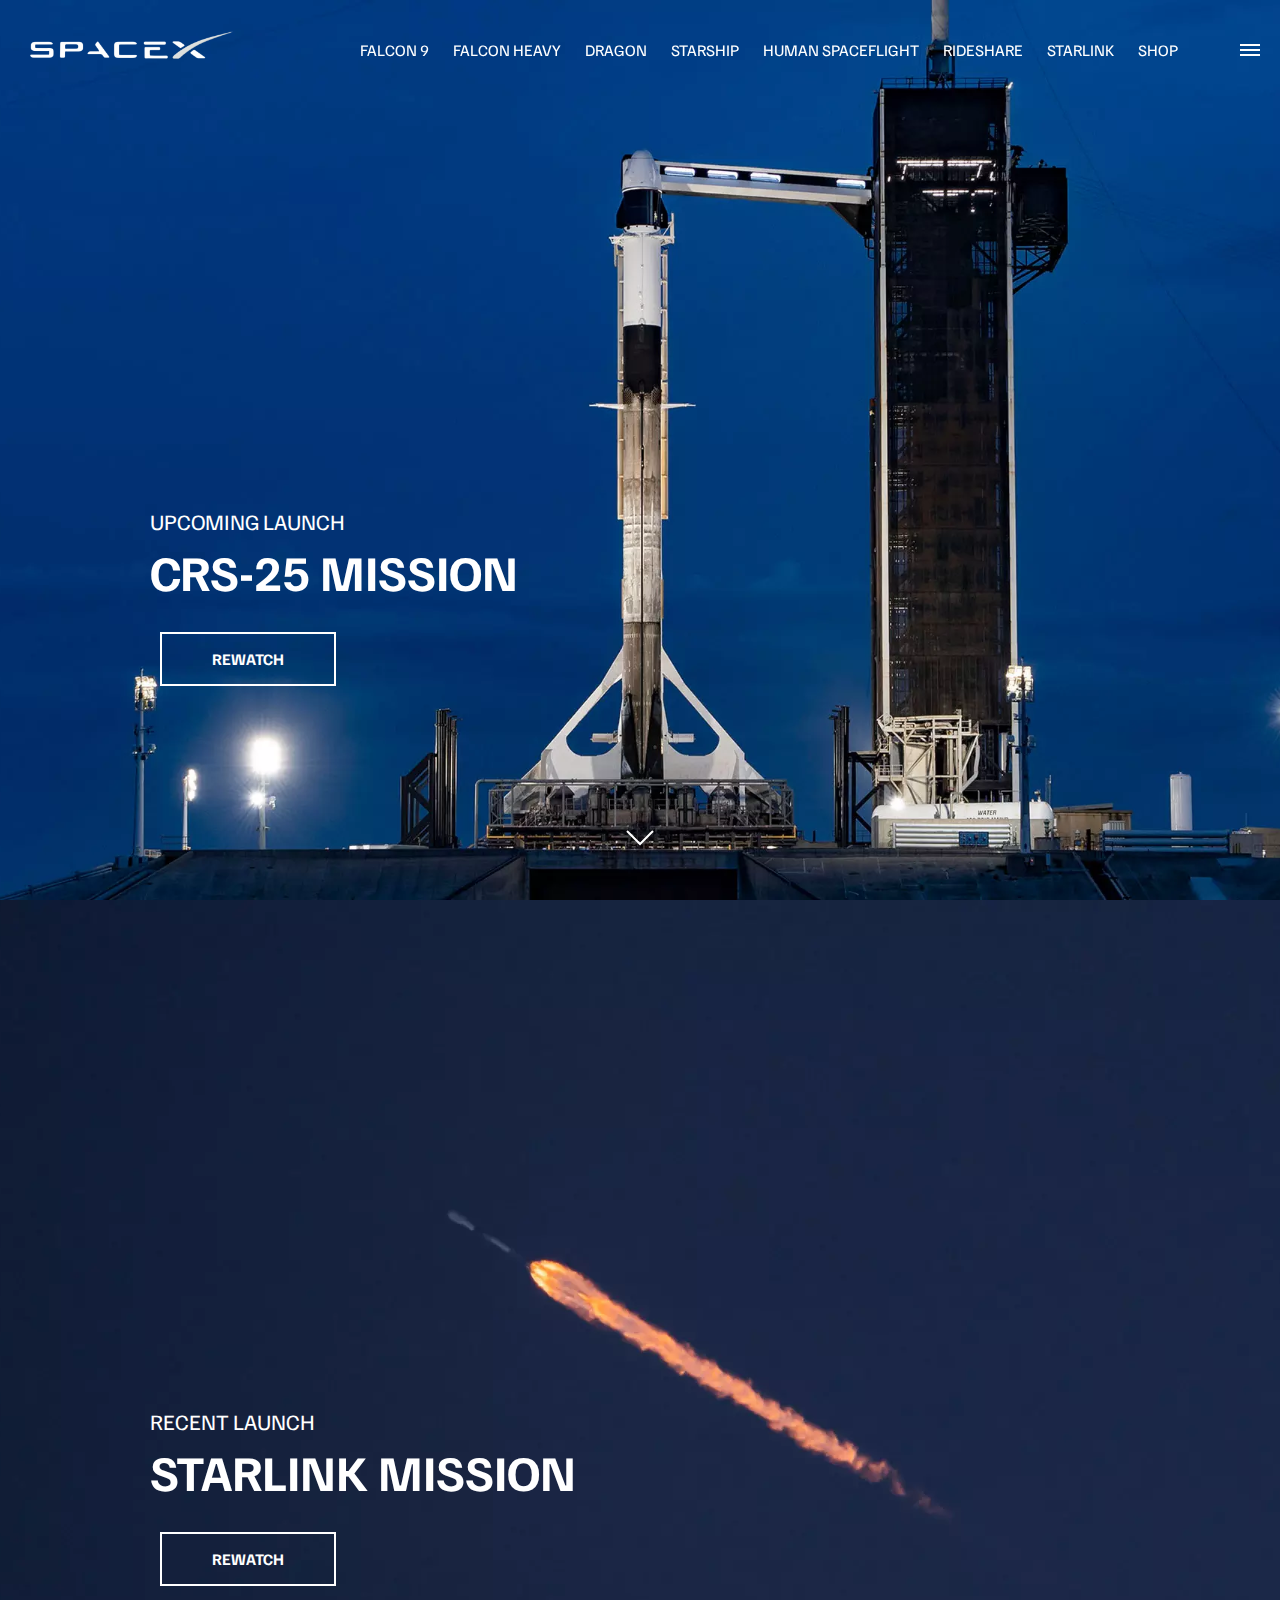
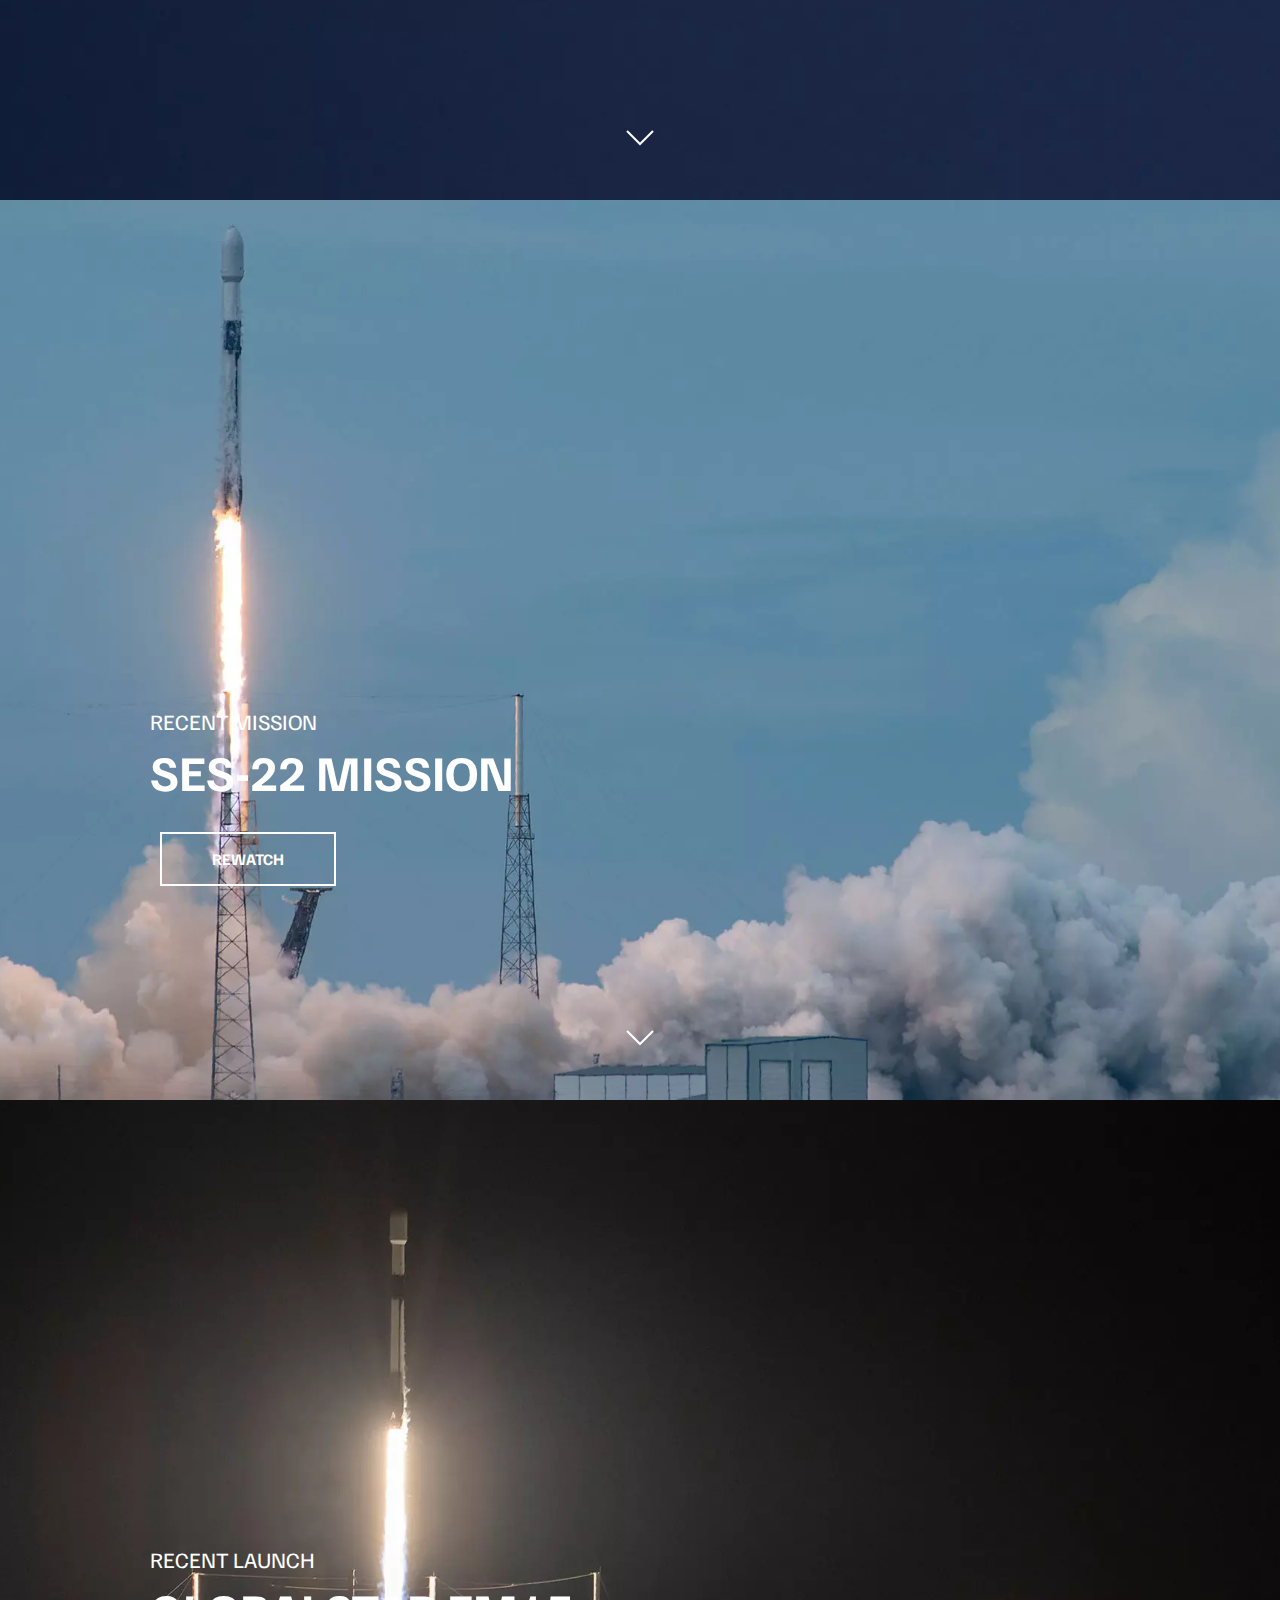
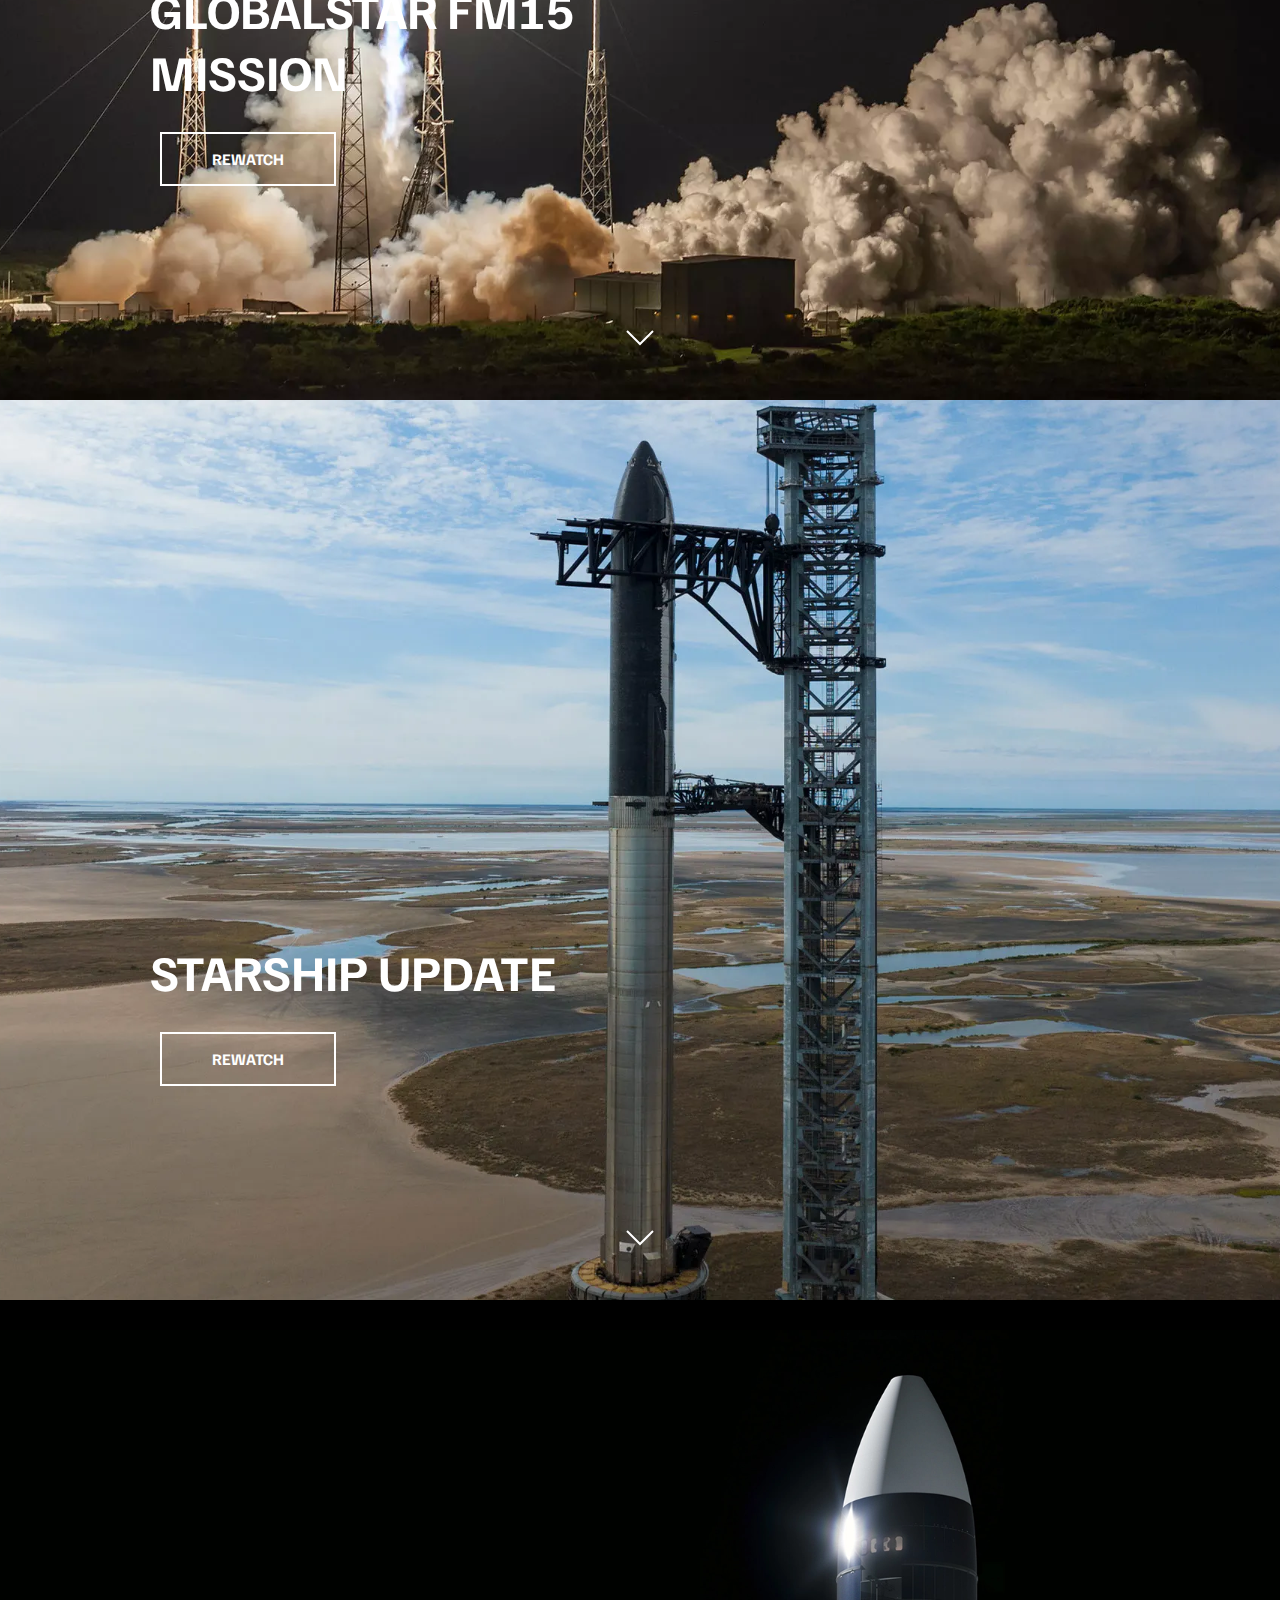
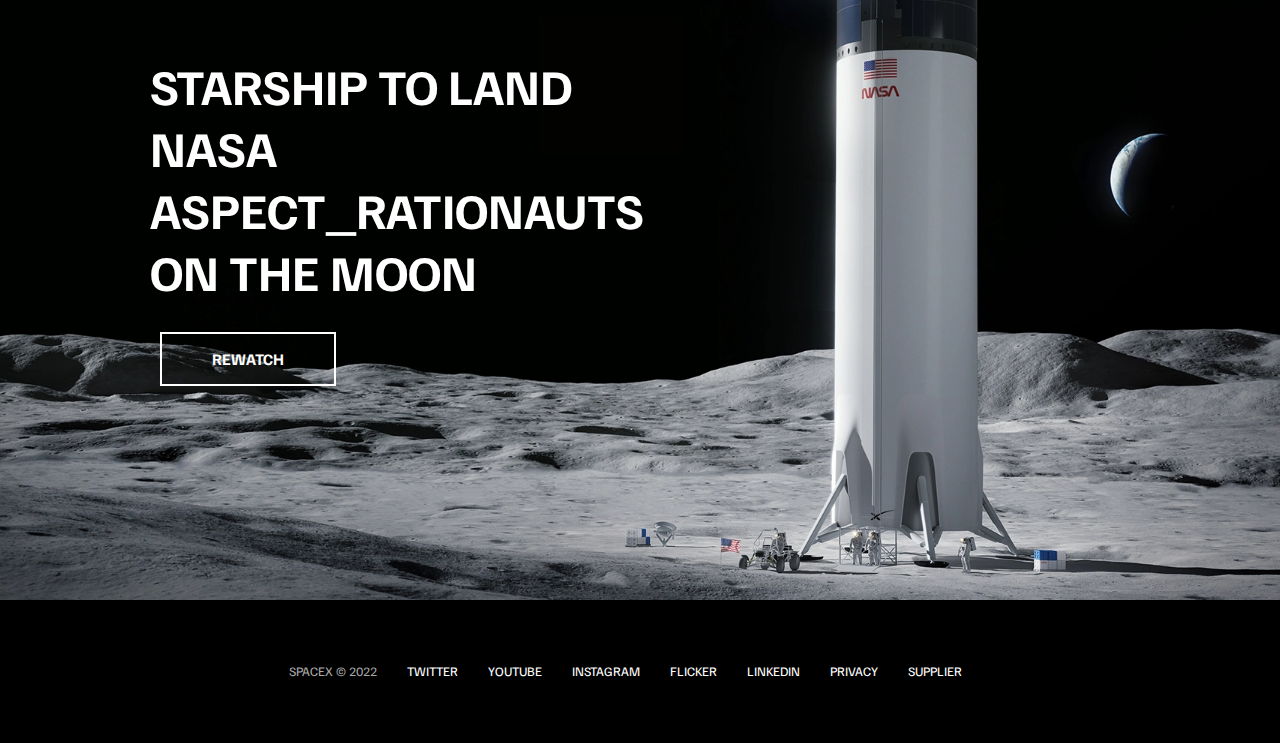
<file: index.html>
<!DOCTYPE html>
<html lang="en">
<head>
    <meta charset="UTF-8">
    <meta http-equiv="X-UA-Compatible" content="IE=edge">
    <meta name="viewport" content="width=device-width, initial-scale=1.0">
    
    <title>SpaceX</title>
    <link rel="stylesheet" href="css/style.css">
    <script src="js/script.js" defer></script>
</head>
<body>
    <div id="overlay">
        <div id="mobile-main" class="mobile-main-menu">
            <ul>
                <li><a href="#">mission</a></li>
                <li><a href="#">launches</a></li>
                <li><a href="#">careers</a></li>
                <li><a href="#">updates</a></li>
                <li><a href="#">shop</a></li>
                <li class="mobile-only"><a  href="falcon9.html">Falcon 9</a></li>
                <li class="mobile-only" ><a href="falcon-heavy.html">falcon Heavy</a></li>
                <li class="mobile-only" ><a href="dragon.html">Dragon</a></li>
                <li class="mobile-only" ><a href="#">Starship</a></li>
                <li class="mobile-only" ><a href="#">Human Spaceflight</a></li>
                <li class="mobile-only" ><a href="#">Rideshare</a></li>
                <li class="mobile-only" ><a href="#">starlink</a></li>
            </ul>
        </div>

    </div>
    <header class="main-header">
        <div class="logo">
            <a href="index.html" >
                <img src="./imgaes/logo.png" alt="SpaceX">
            </a>
        </div>
        <nav class="desktop-main-menu">
            <ul>
                <li><a class="element-link" href="falcon9.html">Falcon 9</a></li>
                <li><a class="element-link" href="falcon-heavy.html">falcon Heavy</a></li>
                <li><a class="element-link" href="dragon.html">Dragon</a></li>
                <li><a class="element-link" href="#">Starship</a></li>
                <li><a class="element-link" href="#">Human Spaceflight</a></li>
                <li><a class="element-link" href="#">Rideshare</a></li>
                <li><a class="element-link" href="#">starlink</a></li>
                <li><a class="element-link" href="#">shop</a></li>
            </ul>
        </nav>
    </header>
    <!-- hamburger menu  -->
    <button id="menu-btn" class="hamburger "> <!-- the open class for the click in the menu i will use it in javascript  --> 
        <span class="humburger-top"></span>
        <span class="humburger-middle"></span>
        <span class="humburger-bottom"></span>
    </button>
    <!-- start the section a  -->
    <section class="section-a">
        <div class="section-inner">
            <h4>upcoming launch</h4>
            <h2>crs-25 mission</h2>
            <a href="#" class="btn ">
                <div class="hover"></div>
                <span>rewatch</span>
            </a>
        </div>
        <div class="scroll-arrow">
            <svg width="30px" height="20px">
                <path
                    stroke="#ffffff"
                    fill="none"
                    stroke-width="2px"
                    d="M2.000,5.000 L15.000, 18.000 L28.000,5.000 "  
                ></path>
            </svg>
        </div>
    </section>
     <!-- start the section b  -->
     <section class="section-b">
        <div class="section-inner">
            <h4>recent launch</h4>
            <h2>starlink mission</h2>
            <a href="#" class="btn ">
                <div class="hover"></div>
                <span>rewatch</span>
            </a>
        </div>
        <div class="scroll-arrow">
            <svg width="30px" height="20px">
                <path
                    stroke="#ffffff"
                    fill="none"
                    stroke-width="2px"
                    d="M2.000,5.000 L15.000, 18.000 L28.000,5.000 "  
                ></path>
            </svg>
        </div>
    </section>
     <!-- start the section c  -->
     <section class="section-c">
        <div class="section-inner">
            <h4>recent mission</h4>
            <h2>ses-22 mission</h2>
            <a href="#" class="btn ">
                <div class="hover"></div>
                <span>rewatch</span>
            </a>
        </div>
        <div class="scroll-arrow">
            <svg width="30px" height="20px">
                <path
                    stroke="#ffffff"
                    fill="none"
                    stroke-width="2px"
                    d="M2.000,5.000 L15.000, 18.000 L28.000,5.000 "  
                ></path>
            </svg>
        </div>
    </section>
     <!-- start the section d  -->
     <section class="section-d">
        <div class="section-inner">
            <h4>recent launch</h4>
            <h2>globalstar fm15 mission</h2>
            <a href="#" class="btn ">
                <div class="hover"></div>
                <span>rewatch</span>
            </a>
        </div>
        <div class="scroll-arrow">
            <svg width="30px" height="20px">
                <path
                    stroke="#ffffff"
                    fill="none"
                    stroke-width="2px"
                    d="M2.000,5.000 L15.000, 18.000 L28.000,5.000 "  
                ></path>
            </svg>
        </div>
    </section>
     <!-- start the section e  -->
     <section class="section-e">
        <div class="section-inner">
            <h2>starship update</h2>
            <a href="#" class="btn ">
                <div class="hover"></div>
                <span>rewatch</span>
            </a>
        </div>
        <div class="scroll-arrow">
            <svg width="30px" height="20px">
                <path
                    stroke="#ffffff"
                    fill="none"
                    stroke-width="2px"
                    d="M2.000,5.000 L15.000, 18.000 L28.000,5.000 "  
                ></path>
            </svg>
        </div>
    </section>
     <!-- start the section f  -->
     <section class="section-f">
        <div class="section-inner">
            <h2>starship to land nasa aspect_rationauts on the moon</h2>
            <a href="#" class="btn ">
                <div class="hover"></div>
                <span>rewatch</span>
            </a>
        </div>   
    </section>
    <!-- start the footer  -->

    <footer>
        <ul>
            <li>SpaceX &copy; 2022</li>
            <li><a href="#">Twitter</a></li>
            <li><a href="#">Youtube</a></li>
            <li><a href="#">Instagram</a></li>
            <li><a href="#">Flicker</a></li>
            <li><a href="#">Linkedin</a></li>
            <li><a href="#">Privacy</a></li>
            <li><a href="#">Supplier</a></li>
        </ul>
    </footer>
</body>
</html>
</file>
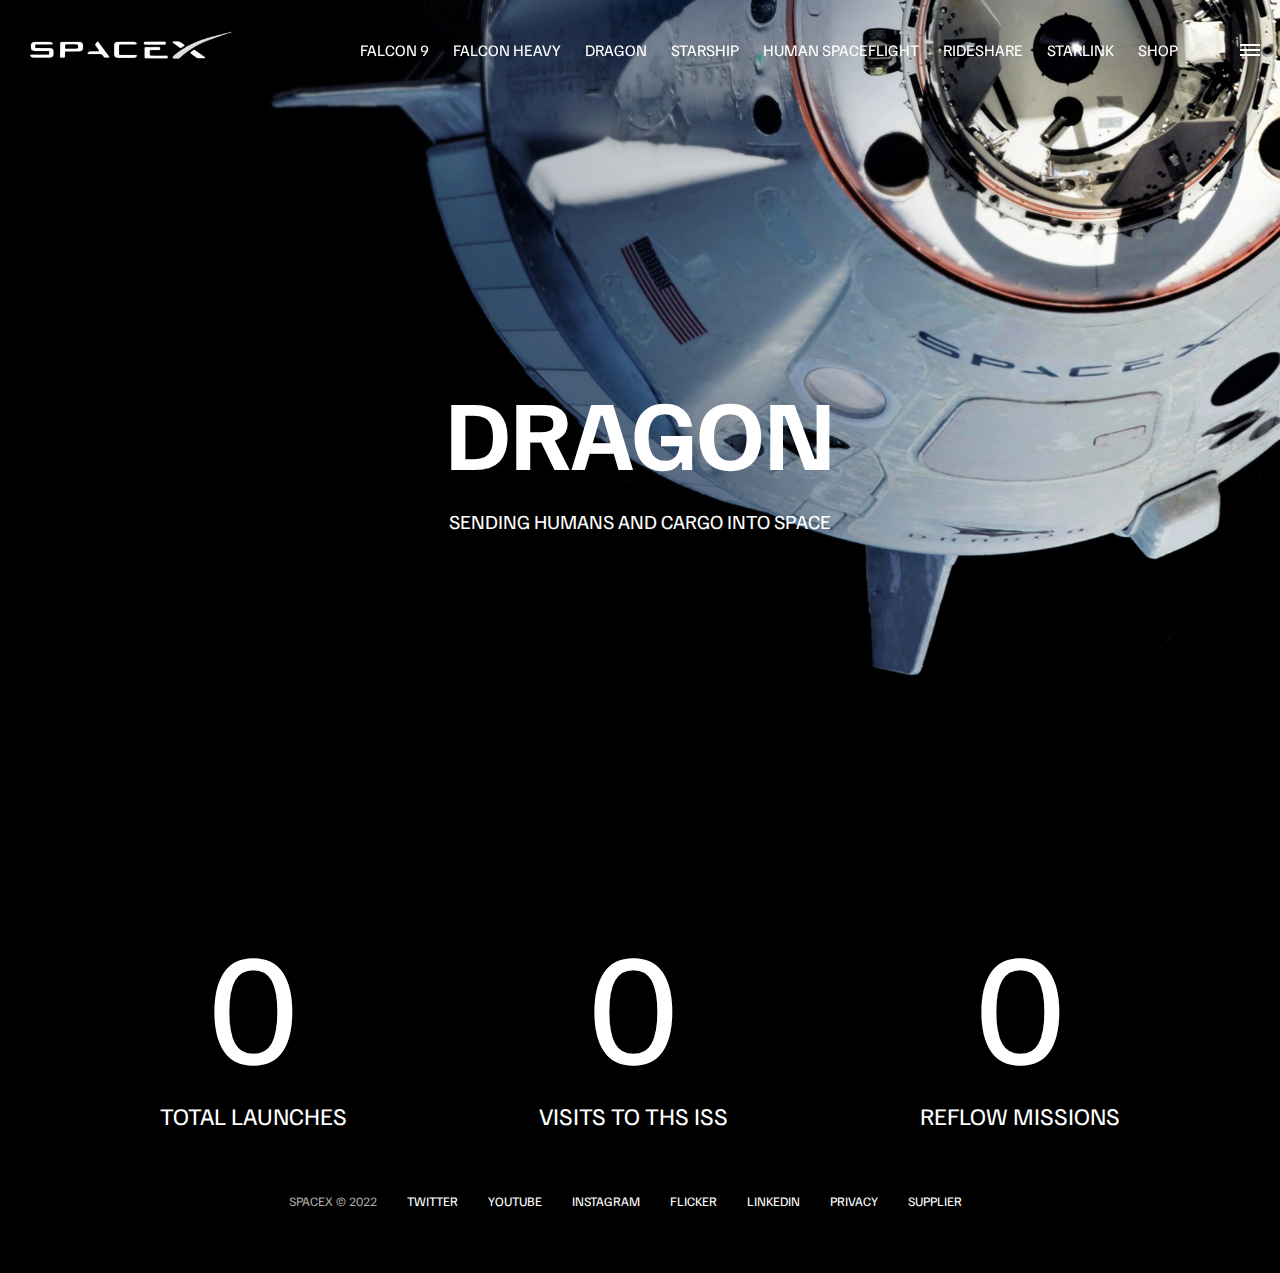
<file: dragon.html>
<!DOCTYPE html>
<html lang="en">
<head>
    <meta charset="UTF-8">
    <meta http-equiv="X-UA-Compatible" content="IE=edge">
    <meta name="viewport" content="width=device-width, initial-scale=1.0">
    
    <title>SpaceX - Dragon</title>
    <link rel="stylesheet" href="css/style.css">
    <script src="js/script.js" defer></script>
</head>
<body>
    <div id="overlay">
        <div id="mobile-main" class="mobile-main-menu">
            <ul>
                <li><a href="#">mission</a></li>
                <li><a href="#">launches</a></li>
                <li><a href="#">careers</a></li>
                <li><a href="#">updates</a></li>
                <li><a href="#">shop</a></li>
                <li class="mobile-only"><a  href="falcon9.html">Falcon 9</a></li>
                <li class="mobile-only" ><a href="falcon-heavy.html">falcon Heavy</a></li>
                <li class="mobile-only" ><a href="dragon.html">Dragon</a></li>
                <li class="mobile-only" ><a href="#">Starship</a></li>
                <li class="mobile-only" ><a href="#">Human Spaceflight</a></li>
                <li class="mobile-only" ><a href="#">Rideshare</a></li>
                <li class="mobile-only" ><a href="#">starlink</a></li>
            </ul>
        </div>

    </div>
    <header class="main-header">
        <div class="logo">
            <a href="index.html" >
                <img src="./imgaes/logo.png" alt="SpaceX">
            </a>
        </div>
        <nav class="desktop-main-menu">
            <ul>
                <li><a class="element-link" href="falcon9.html">Falcon 9</a></li>
                <li><a class="element-link" href="falcon-heavy.html">falcon Heavy</a></li>
                <li><a class="element-link" href="dragon.html">Dragon</a></li>
                <li><a class="element-link" href="#">Starship</a></li>
                <li><a class="element-link" href="#">Human Spaceflight</a></li>
                <li><a class="element-link" href="#">Rideshare</a></li>
                <li><a class="element-link" href="#">starlink</a></li>
                <li><a class="element-link" href="#">shop</a></li>
            </ul>
        </nav>
    </header>
    <!-- hamburger menu  -->
    <button id="menu-btn" class="hamburger "> <!-- the open class for the click in the menu i will use it in javascript  --> 
        <span class="humburger-top"></span>
        <span class="humburger-middle"></span>
        <span class="humburger-bottom"></span>
    </button>
    <!-- start the falcon 9 page -->
    <section class="section-animate bg-dargon"></section>
    <div class="inner-section-center">
        <h3>Dragon</h3>
        <p>sending humans and cargo into space</p>
    </div>

    <div class="stats">
        <div>
            <span class="counter" data-target="34">0</span>
            <h4>Total Launches</h4>
        </div>
        <div>
            <span class="counter" data-target="31">0</span>
            <h4>visits to ths iss</h4>
        </div>
        <div>
            <span class="counter" data-target="13">0</span>
            <h4>reflow missions</h4>
        </div>
    </div>
     <!-- start the footer  -->

    <footer>
        <ul>
            <li>SpaceX &copy; 2022</li>
            <li><a href="#">Twitter</a></li>
            <li><a href="#">Youtube</a></li>
            <li><a href="#">Instagram</a></li>
            <li><a href="#">Flicker</a></li>
            <li><a href="#">Linkedin</a></li>
            <li><a href="#">Privacy</a></li>
            <li><a href="#">Supplier</a></li>
        </ul>
    </footer>
</body>
</html>
</file>
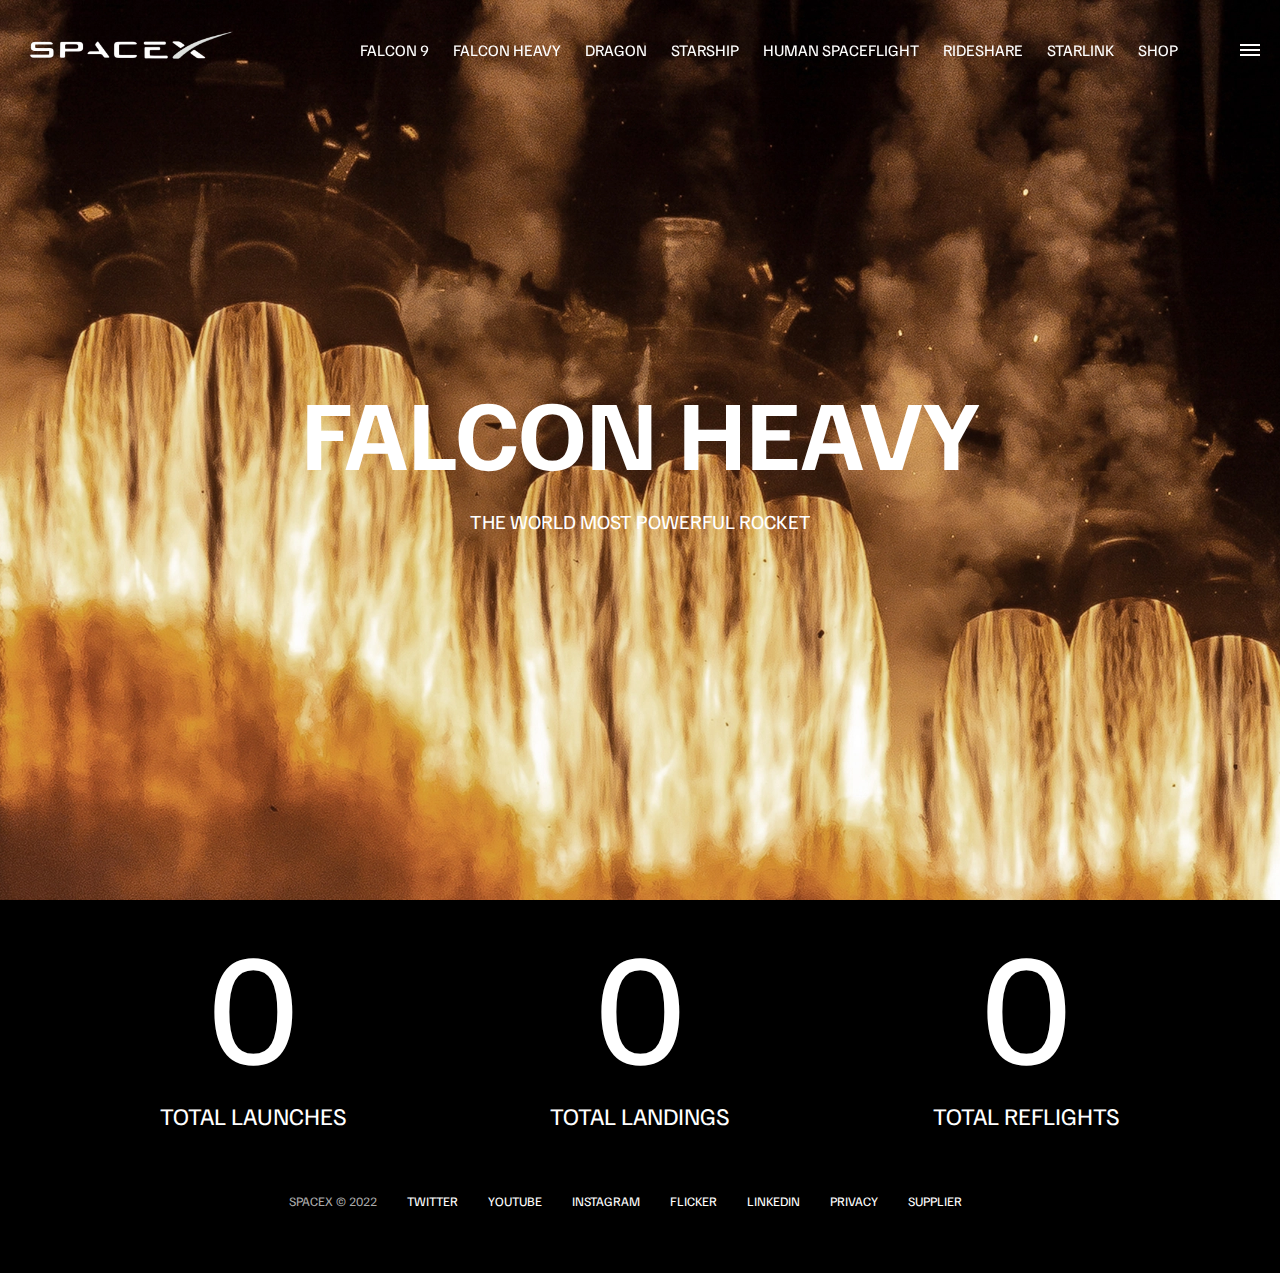
<file: falcon-heavy.html>
<!DOCTYPE html>
<html lang="en">
<head>
    <meta charset="UTF-8">
    <meta http-equiv="X-UA-Compatible" content="IE=edge">
    <meta name="viewport" content="width=device-width, initial-scale=1.0">
    
    <title>SpaceX - Falcon Heavy</title>
    <link rel="stylesheet" href="css/style.css">
    <script src="js/script.js" defer></script>
</head>
<body>
    <div id="overlay">
        <div id="mobile-main" class="mobile-main-menu">
            <ul>
                <li><a href="#">mission</a></li>
                <li><a href="#">launches</a></li>
                <li><a href="#">careers</a></li>
                <li><a href="#">updates</a></li>
                <li><a href="#">shop</a></li>
                <li class="mobile-only"><a  href="falcon9.html">Falcon 9</a></li>
                <li class="mobile-only" ><a href="falcon-heavy.html">falcon Heavy</a></li>
                <li class="mobile-only" ><a href="dragon.html">Dragon</a></li>
                <li class="mobile-only" ><a href="#">Starship</a></li>
                <li class="mobile-only" ><a href="#">Human Spaceflight</a></li>
                <li class="mobile-only" ><a href="#">Rideshare</a></li>
                <li class="mobile-only" ><a href="#">starlink</a></li>
            </ul>
        </div>

    </div>
    <header class="main-header">
        <div class="logo">
            <a href="index.html" >
                <img src="./imgaes/logo.png" alt="SpaceX">
            </a>
        </div>
        <nav class="desktop-main-menu">
            <ul>
                <li><a class="element-link" href="falcon9.html">Falcon 9</a></li>
                <li><a class="element-link" href="falcon-heavy.html">falcon Heavy</a></li>
                <li><a class="element-link" href="dragon.html">Dragon</a></li>
                <li><a class="element-link" href="#">Starship</a></li>
                <li><a class="element-link" href="#">Human Spaceflight</a></li>
                <li><a class="element-link" href="#">Rideshare</a></li>
                <li><a class="element-link" href="#">starlink</a></li>
                <li><a class="element-link" href="#">shop</a></li>
            </ul>
        </nav>
    </header>
    <!-- hamburger menu  -->
    <button id="menu-btn" class="hamburger "> <!-- the open class for the click in the menu i will use it in javascript  --> 
        <span class="humburger-top"></span>
        <span class="humburger-middle"></span>
        <span class="humburger-bottom"></span>
    </button>
    <!-- start the falcon 9 page -->
    <section class="section-animate bg-falconHeavy"></section>
    <div class="inner-section-center">
        <h3>Falcon Heavy</h3>
        <p>The world most powerful rocket</p>
    </div>

    <div class="stats">
        <div>
            <span class="counter" data-target="3">0</span>
            <h4>Total Launches</h4>
        </div>
        <div>
            <span class="counter" data-target="7">0</span>
            <h4>Total Landings</h4>
        </div>
        <div>
            <span class="counter" data-target="4">0</span>
            <h4>Total Reflights</h4>
        </div>
    </div>
     <!-- start the footer  -->

    <footer>
        <ul>
            <li>SpaceX &copy; 2022</li>
            <li><a href="#">Twitter</a></li>
            <li><a href="#">Youtube</a></li>
            <li><a href="#">Instagram</a></li>
            <li><a href="#">Flicker</a></li>
            <li><a href="#">Linkedin</a></li>
            <li><a href="#">Privacy</a></li>
            <li><a href="#">Supplier</a></li>
        </ul>
    </footer>
</body>
</html>
</file>
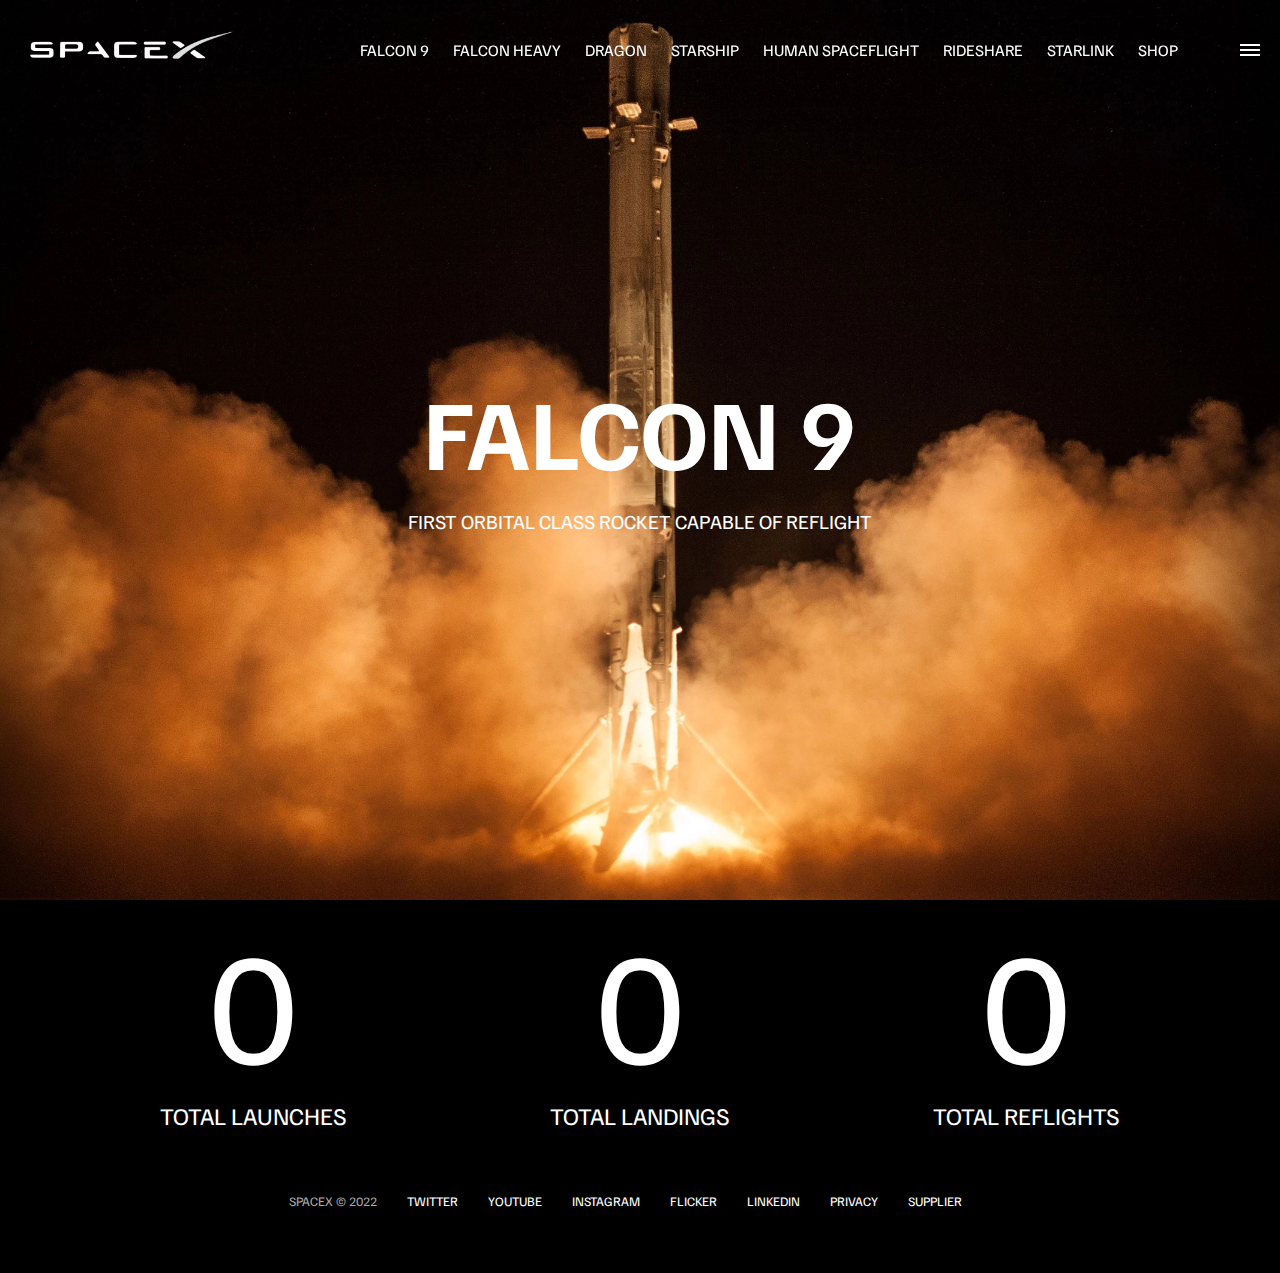
<file: falcon9.html>
<!DOCTYPE html>
<html lang="en">
<head>
    <meta charset="UTF-8">
    <meta http-equiv="X-UA-Compatible" content="IE=edge">
    <meta name="viewport" content="width=device-width, initial-scale=1.0">
    
    <title>SpaceX - Falcon 9</title>
    <link rel="stylesheet" href="css/style.css">
    <script src="js/script.js" defer></script>
</head>
<body>
    <div id="overlay">
        <div id="mobile-main" class="mobile-main-menu">
            <ul>
                <li><a href="#">mission</a></li>
                <li><a href="#">launches</a></li>
                <li><a href="#">careers</a></li>
                <li><a href="#">updates</a></li>
                <li><a href="#">shop</a></li>
                <li class="mobile-only"><a  href="falcon9.html">Falcon 9</a></li>
                <li class="mobile-only" ><a href="falcon-heavy.html">falcon Heavy</a></li>
                <li class="mobile-only" ><a href="dragon.html">Dragon</a></li>
                <li class="mobile-only" ><a href="#">Starship</a></li>
                <li class="mobile-only" ><a href="#">Human Spaceflight</a></li>
                <li class="mobile-only" ><a href="#">Rideshare</a></li>
                <li class="mobile-only" ><a href="#">starlink</a></li>
            </ul>
        </div>

    </div>
    <header class="main-header">
        <div class="logo">
            <a href="index.html" >
                <img src="./imgaes/logo.png" alt="SpaceX">
            </a>
        </div>
        <nav class="desktop-main-menu">
            <ul>
                <li><a class="element-link" href="falcon9.html">Falcon 9</a></li>
                <li><a class="element-link" href="falcon-heavy.html">falcon Heavy</a></li>
                <li><a class="element-link" href="dragon.html">Dragon</a></li>
                <li><a class="element-link" href="#">Starship</a></li>
                <li><a class="element-link" href="#">Human Spaceflight</a></li>
                <li><a class="element-link" href="#">Rideshare</a></li>
                <li><a class="element-link" href="#">starlink</a></li>
                <li><a class="element-link" href="#">shop</a></li>
            </ul>
        </nav>
    </header>
    <!-- hamburger menu  -->
    <button id="menu-btn" class="hamburger "> <!-- the open class for the click in the menu i will use it in javascript  --> 
        <span class="humburger-top"></span>
        <span class="humburger-middle"></span>
        <span class="humburger-bottom"></span>
    </button>
    <!-- start the falcon 9 page -->
    <section class="section-animate bg-falcon9"></section>
    <div class="inner-section-center">
        <h3>Falcon 9</h3>
        <p>First orbital class rocket capable of reflight</p>
    </div>

    <div class="stats">
        <div>
            <span class="counter" data-target="3">0</span>
            <h4>Total Launches</h4>
        </div>
        <div>
            <span class="counter" data-target="7">0</span>
            <h4>Total Landings</h4>
        </div>
        <div>
            <span class="counter" data-target="4">0</span>
            <h4>Total Reflights</h4>
        </div>
    </div>
     <!-- start the footer  -->

    <footer>
        <ul>
            <li>SpaceX &copy; 2022</li>
            <li><a href="#">Twitter</a></li>
            <li><a href="#">Youtube</a></li>
            <li><a href="#">Instagram</a></li>
            <li><a href="#">Flicker</a></li>
            <li><a href="#">Linkedin</a></li>
            <li><a href="#">Privacy</a></li>
            <li><a href="#">Supplier</a></li>
        </ul>
    </footer>
</body>
</html>
</file>
<file: css/style.css>
@import url('https://fonts.googleapis.com/css2?family=Familjen+Grotesk:wght@400;600;700&display=swap');
*,*::after , *::before{
    padding: 0;
    margin: 0;
    box-sizing: border-box;
}
body{
    font-family: 'Familjen Grotesk', sans-serif;
    background-color: #000;
    color: #fff;
}
a{
    text-decoration: none;
    color: #fff;
}
ul{
    list-style: none;
}

/* main header  */
.main-header{
    position: fixed;
    top: 0;
    left: 0;
    width: 100%;
    z-index: 3;
    display: flex;
    align-items: center;
    justify-content: space-between;
    text-transform: uppercase;
    height: 100px;
    padding: 0 30px;
}

.logo{
    width: 210px;
    height: auto;
}
.logo img{
    width: 100%;
    height: auto;
    display: block;
}
/* desktop menu  */
.desktop-main-menu ul{
    display: flex;
    margin-right: 50px;
}
.desktop-main-menu ul li{
    margin-right:20px ;
    position: relative;
    padding: 2px;
}
.element-link::after{
    content: "";
    position: absolute;
    width: 100%;
    height: 1px;
    left: 0;
    bottom: 0;
    background-color: #fff;
    transform: scaleX(0);
    transition: transform 0.6s;
    transform-origin: right center ;
}
.element-link:hover::after{
    transform: scaleX(1);
    transform-origin: left center;
    transition-duration: 0.4s;
}

/* section global style  */
section{
    position: relative;
    text-transform: uppercase;
    background-position: center center;
    background-repeat: no-repeat;
    background-size: cover;
    height: 100vh;
}
.section-inner{
    position: absolute;
    bottom: 200px;
    left: 150px;
    max-width: 550px;
}
section h4 {
    font-size: 22px;
    font-weight: 300;
    margin-bottom: 5px;
    animation: fadeInUp 0.5s ease-in-out;
    animation-fill-mode: both;
}
section h2{
    font-size:50px;
    font-weight: 700;
    margin-bottom: 20px;
    animation: fadeInUp 0.5s ease-in-out 0.2s; 
    animation-fill-mode: both;

}
/* sections background  */

.section-a{
    background-image: url(../imgaes/section-a.webp);
}

.section-b{
    background-image: url(../imgaes/section-b.webp);
}

.section-c{
    background-image: url(../imgaes/section-c.webp);
}

.section-d{
    background-image: url(../imgaes/section-d.webp);
}

.section-e{
    background-image: url(../imgaes/section-e.webp);
}

.section-f{
    background-image: url(../imgaes/section-f.webp);
}
/* the button  */
.btn{
    position: relative;
    display: inline-block;
    min-width: 130px;
    padding: 15px 50px;
    margin: 10px;
    border: 2px solid #fff;
    z-index: 2;
    font-weight: bold;
    overflow: hidden;
    cursor: pointer;
    text-align: center;
    animation: fadeInUp 0.5s ease-in-out 0.4s; 
    animation-fill-mode: both;
}
.btn:hover span{
    color: black;
}
.btn .hover{
    position: absolute;
    top: 0;
    left: 0;
    width: 100%;
    height: 100%;
    background-color: #fff; 
    color: #000;
    z-index:-1;
    transform: translateY(100%);
}
.btn:hover .hover{
    transform: translateY(0);
    transition: transform 0.5s;
}
.scroll-arrow{
    position: absolute;
    bottom: 50px;
    left: 50%;
    transform: translateX(-50%);
    animation: fadeBounce 5s infinite;
}

.mobile-main-menu{
    display: flex;
    justify-content: center;
    align-items: center;
    width: 350px;
    height: 100%;
    z-index: 5;
    position: fixed;
    top: 0;
    right: 0;
    background-color: #000;
}
.mobile-main-menu ul{
    display: flex;
    justify-content: center;
    align-items:flex-end;
    flex-direction: column;
    width: 100%;
    padding: 50px;
}
.mobile-main-menu ul li{
    width: 100%;
    padding-bottom: 8px;
    border-bottom: 1px #fff dotted;
    margin-bottom: 20px;
    font-size: 20px;
    text-transform: uppercase;
    text-align: right;
}
/* animation  */
@keyframes fadeInUp {
    0%{
        opacity: 0;
        transform: translateY(140px);
    }
    100%{
        opacity: 1;
        transform: translateY(0);
    }
}
@keyframes fadeIn {
    0%{
        opacity: 0;
    }
    100%{
        opacity: 1;
    }
}
@keyframes fadeBounce{
    0%,
    20%,
    50%,
    80%,
    100%{
        opacity: 0;
        transform: translateY(-20px);
    }
    40%{
        opacity: 1;
        transform: translateY(0);
    }
}


footer{
    position: relative;
    padding:  55px 0 ;

}
footer ul{
    display: flex;
    justify-content: center;
    align-items: center;
    flex-wrap: wrap;
}
footer ul li{
    margin-right: 30px;
    color: #aaa;
    text-transform: uppercase;
    font-size: 13px;
    line-height:2.5 ;
}
footer ul li a{
    color:#fff;
    transform: color 0.6s;      
}
footer ul li a:hover{
    color: #aaa;
}

/* humburger menu  */
.hamburger{
    position: fixed;
    top: 40px;
    right:20px  ;
    border: none;
    background:none;
    width: 20px;
    height: 20px;
    z-index: 22;
    cursor: pointer;
}
.humburger-top,
.humburger-middle,
.humburger-bottom{
    position: absolute;
    margin-top: 4px;
    width: 20px;
    height: 2px;
    top:0;
    left: 0;
    background: #fff;
    transition: all 0.5s;
}
.humburger-middle{
    transform: translateY(5px);
}
.humburger-bottom{
    transform: translateY(10px);
}

/* transition humburger to x when it opened  */
.open{
        transform: rotate(90deg);
} 
.open .humburger-top{
    transform: rotate(45deg) translateX(6px) translateY(6px);
} 
.open .humburger-middle{
    display: none;
} 
.open .humburger-bottom{
    transform: rotate(-45deg) translateX(-6px) translateY(6px);
} 


.overlay-show{
    position: fixed;
    top: 0;
    left: 0;
    width: 100%;
    height: 100%;
    background: rgba(0,0,0, 0.5);
    z-index: 3;
}

.stop-scrolling{
    overflow: hidden;
}

/* mobile main menu  */

.mobile-main-menu{
    display: flex;
    justify-content: center;
    align-items: center;
    width: 350px;
    height: 100%;
    z-index: 5;
    position: fixed;
    top: 0;
    right: 0;
    background-color: #000;
    transform:translateX(100%);
    transition: transform 0.6s cubic-bezier(0.19,1, 0.22,1);
}
.mobile-open-menu{
    transform: translateX(0);
}

.mobile-main-menu ul{
    display: flex;
    justify-content: center;
    align-items:flex-end;
    flex-direction: column;
    width: 100%;
    padding: 50px;
}
.mobile-main-menu ul li{
    width: 100%;
    padding-bottom: 8px;
    border-bottom: 1px #555 dotted;
    margin-bottom: 20px;
    font-size: 20px;
    text-transform: uppercase;
    text-align: right;
}
.mobile-main-menu ul li a{
    color: #fff;
    transition: color 0.6s;
}
.mobile-main-menu ul li a:hover{
    color: #aaa
}
.mobile-only{
    display: none;
}

/* inner pages  */
.bg-falcon9{
    background-image: url(../imgaes/falcon-9.webp);
}
.bg-falconHeavy{
    background-image: url(../imgaes/falcon-heavy.webp);
}
.bg-dargon{
    background-image: url(../imgaes/dragon.webp);
}
.section-animate{
    animation: fadeIn 2s ease-in-out;
}
.inner-section-center{
    position: absolute;
    top: 50%;
    left: 50%;
    transform: translate(-50%,-50%);
    text-transform: uppercase;
    text-align: center;
    width: 80%;
}
.inner-section-center h3{
    font-size: 100px;
    margin-bottom: 15px;
    animation: fadeInUp .6s ease-in-out;
}
.inner-section-center p{
    font-size: 20px;
    animation: fadeInUp .6s ease-in-out .2s;
    animation-fill-mode: both;
}

/* stats  */
.stats{
    display: flex;
    align-items: center;
    justify-content: space-between;
    max-width: 960px;
    margin: 0 auto;
    text-align: center;
    text-transform: uppercase;
}
.stats div span {
    font-size: 160px;
}
.stats div h4{
    font-size: 24px;
    font-weight: 300;
}

/* media queries  */
@media (max-width:960px) {
    /* hide the desktop menu  */
    .desktop-main-menu{
        display: none;
    }
    .mobile-only{
        display: block;
    }
    .inner-section-center h3{
        font-size: 75px;
    }
}

@media (max-width: 600px) {
    .section-inner{
        bottom: 75px;
        left: 20px;
    }
    .section-inner h2{
        font-size: 40px;
    }
    footer ul li:first-child{
        position: absolute;
        top:30px;
        left: 50%;
        transform: translate(-50%,-50%);
    }
    footer ul li {
        margin-right:15px ;
    }
    .logo{
        width: 150px;
        margin: auto;
    }
    .inner-section-center h3{
        font-size: 50px;
    }
    .inner-section-center{
        width: 80%;
    }
    .stats{
        flex-direction: column;
    }
    .stats div {
        margin-bottom: 20px;
    }
}
</file>
